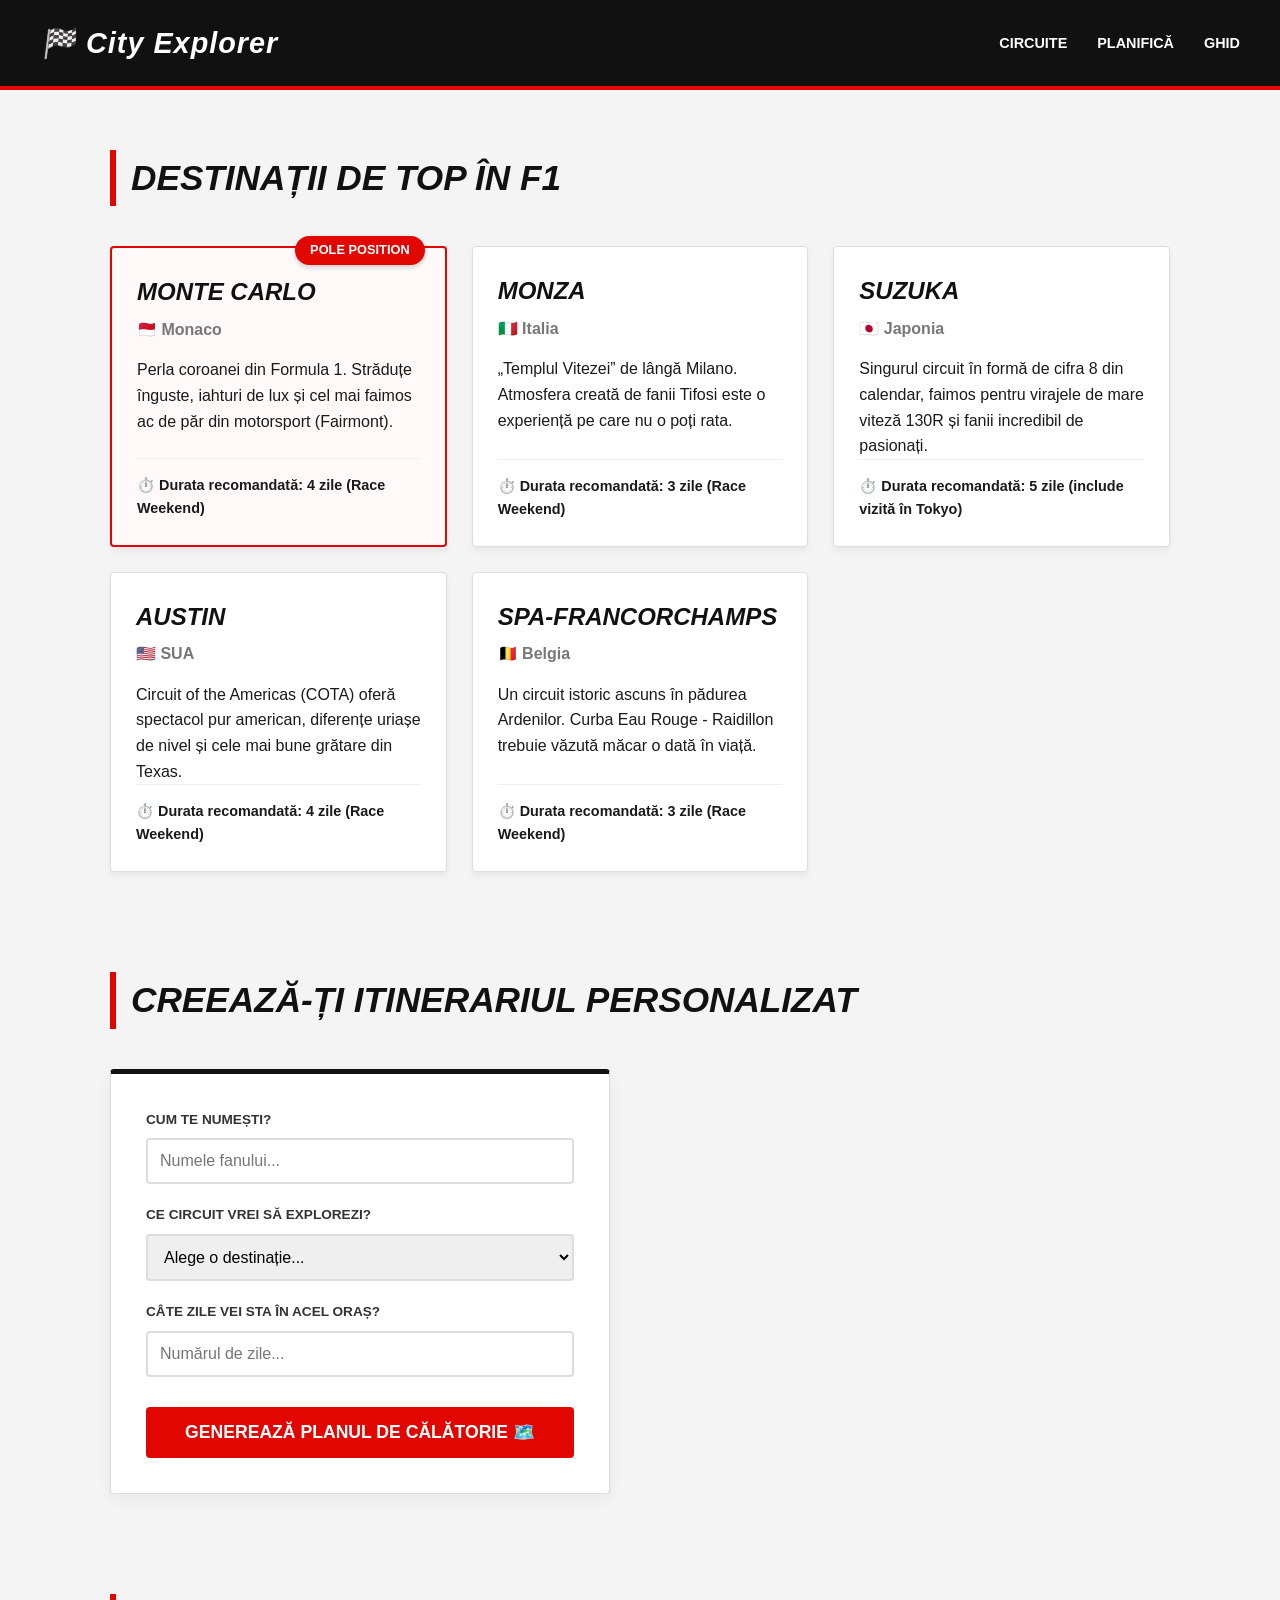
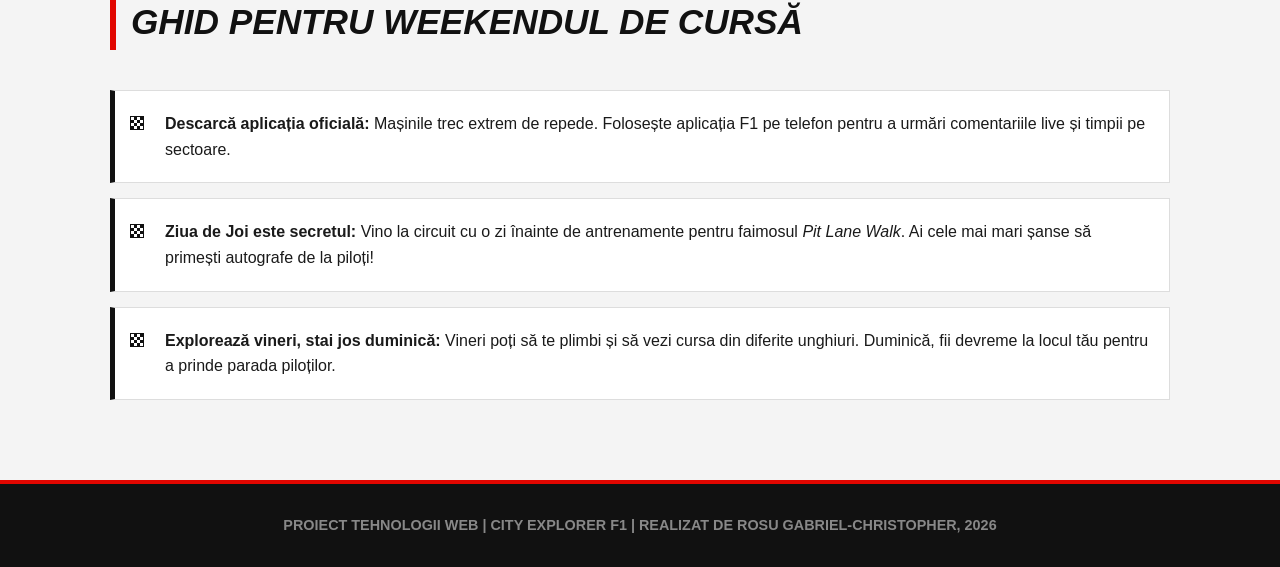
<file: city-explorer/index.html>
<!DOCTYPE html>
<html lang="ro">
<head>
    <meta charset="UTF-8">
    <meta name="viewport" content="width=device-width, initial-scale=1.0">
    <title>City Explorer - F1 Edition</title>
    <link rel="stylesheet" href="css/style.css">
</head>
<body>
    <header class="site-header">
        <div class="logo">
            <h1>🏁 City Explorer</h1>
        </div>
        <nav class="menu">
            <a href="#destinatii">Circuite</a>
            <a href="#planifica">Planifică</a>
            <a href="#recomandari">Ghid</a>
        </nav>
    </header>

    <main>
        <section id="destinatii">
            <h2 class="section-title">Destinații de Top în F1</h2>
            <div class="cards">
                <article class="card featured">
                    <span class="badge">Pole Position</span>
                    <h3>Monte Carlo</h3>
                    <p class="country">🇲🇨 Monaco</p>
                    <p>Perla coroanei din Formula 1. Străduțe înguste, iahturi de lux și cel mai faimos ac de păr din motorsport (Fairmont).</p>
                    <p class="duration">⏱️ <strong>Durata recomandată:</strong> 4 zile (Race Weekend)</p>
                </article>

                <article class="card">
                    <h3>Monza</h3>
                    <p class="country">🇮🇹 Italia</p>
                    <p>„Templul Vitezei” de lângă Milano. Atmosfera creată de fanii Tifosi este o experiență pe care nu o poți rata.</p>
                    <p class="duration">⏱️ <strong>Durata recomandată:</strong> 3 zile (Race Weekend)</p>
                </article>

                <article class="card">
                    <h3>Suzuka</h3>
                    <p class="country">🇯🇵 Japonia</p>
                    <p>Singurul circuit în formă de cifra 8 din calendar, faimos pentru virajele de mare viteză 130R și fanii incredibil de pasionați.</p>
                    <p class="duration">⏱️ <strong>Durata recomandată:</strong> 5 zile (include vizită în Tokyo)</p>
                </article>

                <article class="card">
                    <h3>Austin</h3>
                    <p class="country">🇺🇸 SUA</p>
                    <p>Circuit of the Americas (COTA) oferă spectacol pur american, diferențe uriașe de nivel și cele mai bune grătare din Texas.</p>
                    <p class="duration">⏱️ <strong>Durata recomandată:</strong> 4 zile (Race Weekend)</p>
                </article>

                <article class="card">
                    <h3>Spa-Francorchamps</h3>
                    <p class="country">🇧🇪 Belgia</p>
                    <p>Un circuit istoric ascuns în pădurea Ardenilor. Curba Eau Rouge - Raidillon trebuie văzută măcar o dată în viață.</p>
                    <p class="duration">⏱️ <strong>Durata recomandată:</strong> 3 zile (Race Weekend)</p>
                </article>
            </div>
        </section>

        <section id="planifica">
            <h2 class="section-title">Creează-ți Itinerariul Personalizat</h2>
            <div class="form-wrapper">
                <form class="booking-form">
                    <div class="form-group">
                        <label for="name">Cum te numești?</label>
                        <input id="name" name="name" type="text" placeholder="Numele fanului...">
                    </div>

                    <div class="form-group">
                        <label for="destination">Ce circuit vrei să explorezi?</label>
                        <select id="destination" name="destination">
                            <option value="">Alege o destinație...</option>
                            <option value="Monaco">Monaco Grand Prix</option>
                            <option value="Monza">Italian Grand Prix</option>
                            <option value="Suzuka">Japanese Grand Prix</option>
                            <option value="Austin">US Grand Prix</option>
                            <option value="Spa">Belgian Grand Prix</option>
                        </select>
                    </div>

                    <div class="form-group">
                        <label for="days">Câte zile vei sta în acel oraș?</label>
                        <input id="days" name="days" type="number" min="1" placeholder="Numărul de zile...">
                    </div>

                    <button type="submit">Generează Planul de Călătorie 🗺️</button>
                </form>
            </div>
        </section>

        <section id="recomandari">
            <h2 class="section-title">Ghid pentru Weekendul de Cursă</h2>
            <ul class="f1-tips">
                <li><strong>Descarcă aplicația oficială:</strong> Mașinile trec extrem de repede. Folosește aplicația F1 pe telefon pentru a urmări comentariile live și timpii pe sectoare.</li>
                <li><strong>Ziua de Joi este secretul:</strong> Vino la circuit cu o zi înainte de antrenamente pentru faimosul <em>Pit Lane Walk</em>. Ai cele mai mari șanse să primești autografe de la piloți!</li>
                <li><strong>Explorează vineri, stai jos duminică:</strong> Vineri poți să te plimbi și să vezi cursa din diferite unghiuri. Duminică, fii devreme la locul tău pentru a prinde parada piloților.</li>
            </ul>
        </section>
    </main>

    <footer class="site-footer">
        <p>Proiect Tehnologii Web | City Explorer F1 | Realizat de Rosu Gabriel-Christopher, 2026</p>
    </footer>
</body>
</html>
</file>
<file: city-explorer/css/style.css>
* {
    box-sizing: border-box;
    margin: 0;
    padding: 0;
    font-family: "Helvetica Neue", Helvetica, Arial, sans-serif;
}

html {
    scroll-behavior: smooth;
}

body {
    background-color: #f4f4f4;
    color: #1a1a1a;
    line-height: 1.6;
}

main {
    max-width: 1100px;
    margin: 40px auto;
    padding: 0 20px;
}

.section-title {
    font-size: 2.2rem;
    color: #111;
    margin-bottom: 40px;
    text-transform: uppercase;
    font-weight: 800;
    font-style: italic; 
    border-left: 6px solid #e10600; 
    padding-left: 15px;
}

section {
    margin-bottom: 80px;
    padding-top: 20px;
}

.site-header {
    display: flex;
    justify-content: space-between;
    align-items: center;
    padding: 20px 40px;
    background-color: #111111;
    color: #ffffff;
    border-bottom: 4px solid #e10600;
    position: sticky;
    top: 0;
    z-index: 1000;
}

.logo h1 {
    font-size: 1.8rem;
    font-weight: 800;
    font-style: italic;
    letter-spacing: 1px;
}

.menu {
    display: flex;
    gap: 30px;
}

.menu a {
    color: #ffffff;
    text-decoration: none;
    font-weight: bold;
    text-transform: uppercase;
    font-size: 0.9rem;
    transition: color 0.3s ease;
}

.menu a:hover {
    color: #e10600;
}

.cards {
    display: grid;
    grid-template-columns: repeat(auto-fit, minmax(260px, 1fr));
    gap: 25px;
}

.card {
    background-color: #ffffff;
    padding: 25px;
    border: 1px solid #ddd;
    border-radius: 4px;
    box-shadow: 0 4px 6px rgba(0,0,0,0.05);
    transition: transform 0.3s ease, border-color 0.3s ease;
    display: flex;
    flex-direction: column;
}

.card h3 {
    color: #111;
    font-size: 1.5rem;
    font-weight: 800;
    font-style: italic;
    text-transform: uppercase;
    margin-bottom: 5px;
}

.country {
    font-weight: bold;
    color: #777;
    margin-bottom: 15px;
}

.duration {
    margin-top: auto;
    padding-top: 15px;
    border-top: 1px solid #eee;
    font-size: 0.9rem;
    font-weight: bold;
}

.card:hover {
    transform: translateY(-5px);
    border-color: #e10600;
    box-shadow: 0 10px 20px rgba(225, 6, 0, 0.1);
}

.card.featured {
    border: 2px solid #e10600;
    background-color: #fff9f9;
    position: relative;
}

.badge {
    position: absolute;
    top: -12px;
    right: 20px;
    background-color: #e10600;
    color: #fff;
    padding: 4px 15px;
    font-size: 0.8rem;
    font-weight: bold;
    text-transform: uppercase;
    border-radius: 20px;
    box-shadow: 0 2px 5px rgba(0,0,0,0.2);
}

.form-wrapper {
    display: flex;
}

.booking-form {
    background-color: #ffffff;
    padding: 35px;
    border: 1px solid #ddd;
    border-radius: 4px;
    border-top: 5px solid #111;
    width: 100%;
    max-width: 500px;
    box-shadow: 0 5px 15px rgba(0,0,0,0.05);
}

.form-group {
    margin-bottom: 20px;
}

.booking-form label {
    display: block;
    margin-bottom: 8px;
    font-weight: bold;
    color: #333;
    text-transform: uppercase;
    font-size: 0.85rem;
}

.booking-form input,
.booking-form select {
    width: 100%;
    padding: 12px;
    border: 2px solid #ddd;
    border-radius: 4px;
    font-size: 1rem;
    transition: all 0.3s ease;
}

.booking-form input:focus, 
.booking-form select:focus {
    outline: none;
    border-color: #e10600;
    box-shadow: 0 0 0 3px rgba(225, 6, 0, 0.1);
}

.booking-form button {
    width: 100%;
    padding: 15px;
    background-color: #e10600;
    color: #ffffff;
    border: none;
    border-radius: 4px;
    font-size: 1.1rem;
    font-weight: bold;
    text-transform: uppercase;
    cursor: pointer;
    transition: background-color 0.3s ease;
    margin-top: 10px;
}

.booking-form button:hover {
    background-color: #b30500;
}

.f1-tips {
    list-style-type: none;
}

.f1-tips li {
    background-color: #fff;
    padding: 20px 20px 20px 50px;
    margin-bottom: 15px;
    border: 1px solid #ddd;
    border-left: 5px solid #111;
    position: relative;
    font-size: 1rem;
}

.f1-tips li::before {
    content: '';
    position: absolute;
    left: 15px;
    top: 25px;
    width: 12px;
    height: 12px;
    background-image: conic-gradient(#111 90deg, #fff 90deg 180deg, #111 180deg 270deg, #fff 270deg);
    background-size: 6px 6px;
    border: 1px solid #111;
}

.site-footer {
    text-align: center;
    padding: 30px;
    background-color: #111111;
    color: #888;
    font-size: 0.9rem;
    border-top: 4px solid #e10600;
    margin-top: 40px;
    text-transform: uppercase;
    font-weight: bold;
}
</file>
